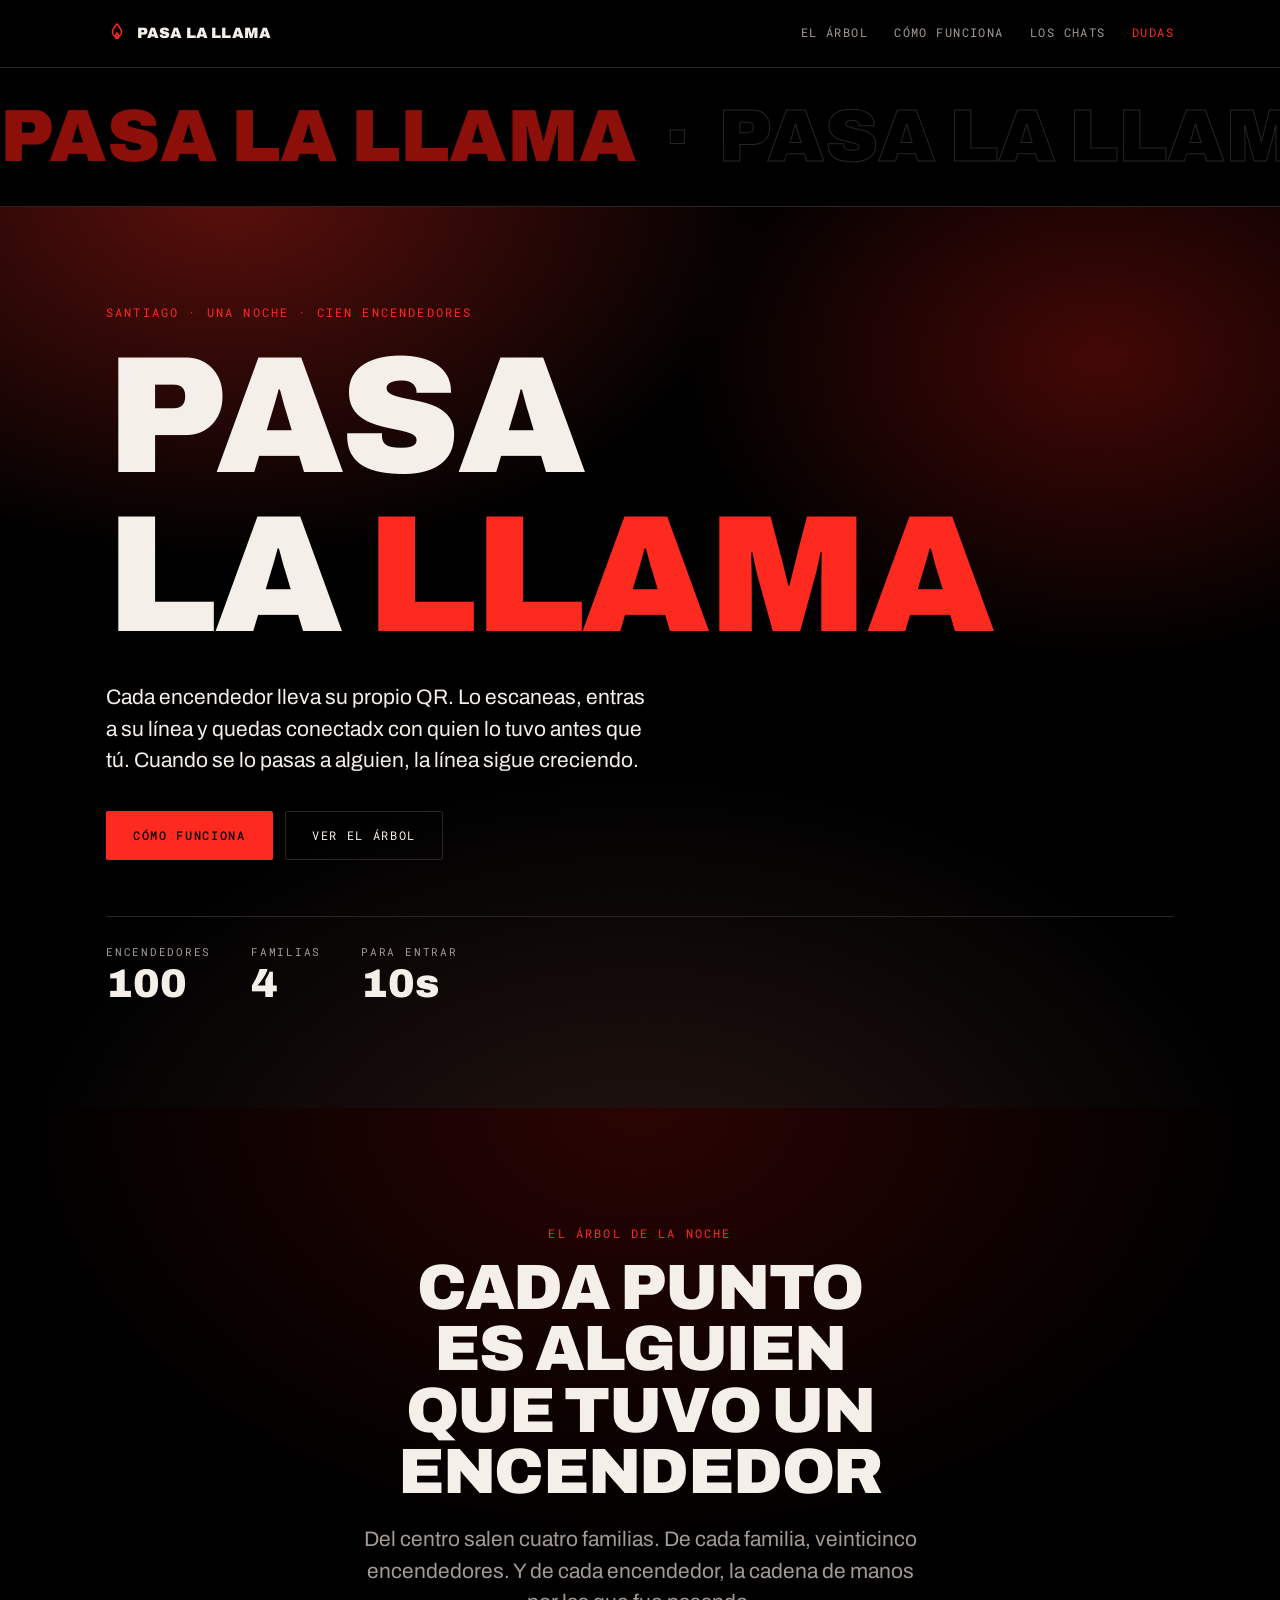
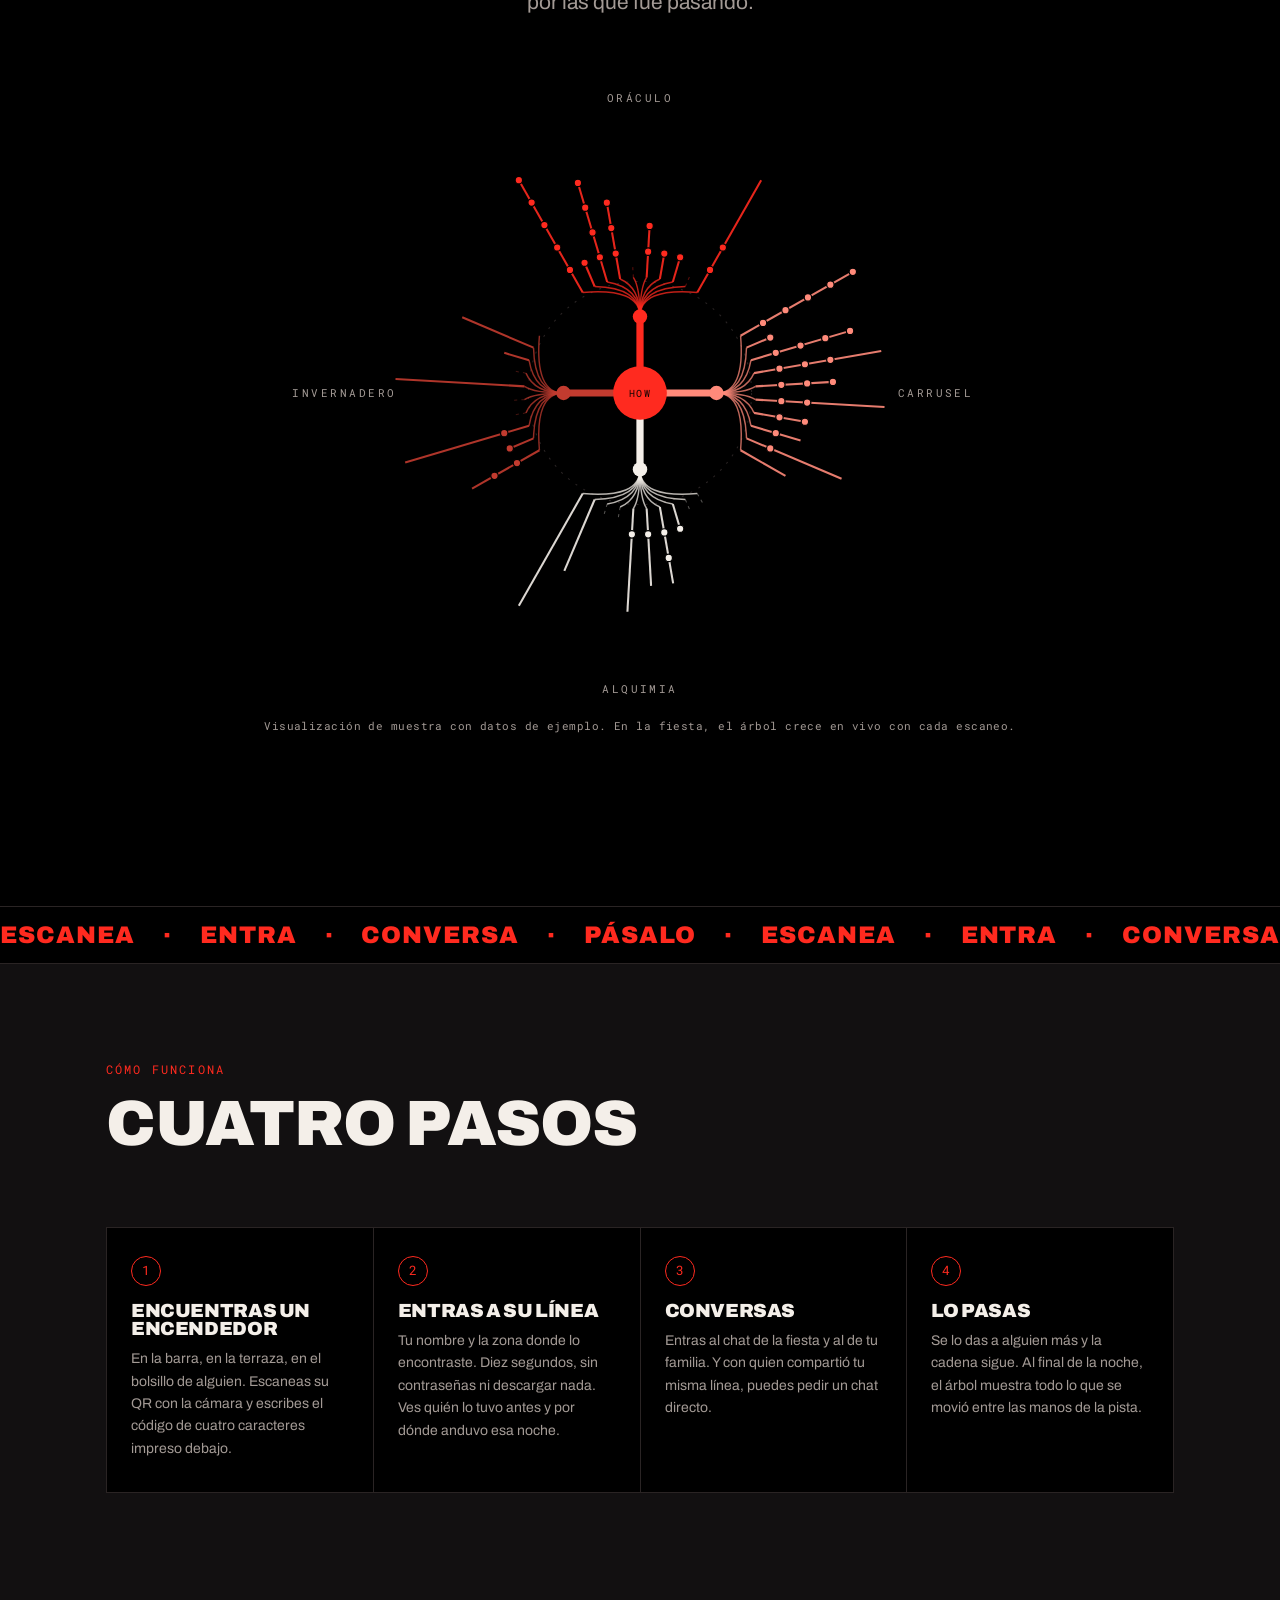
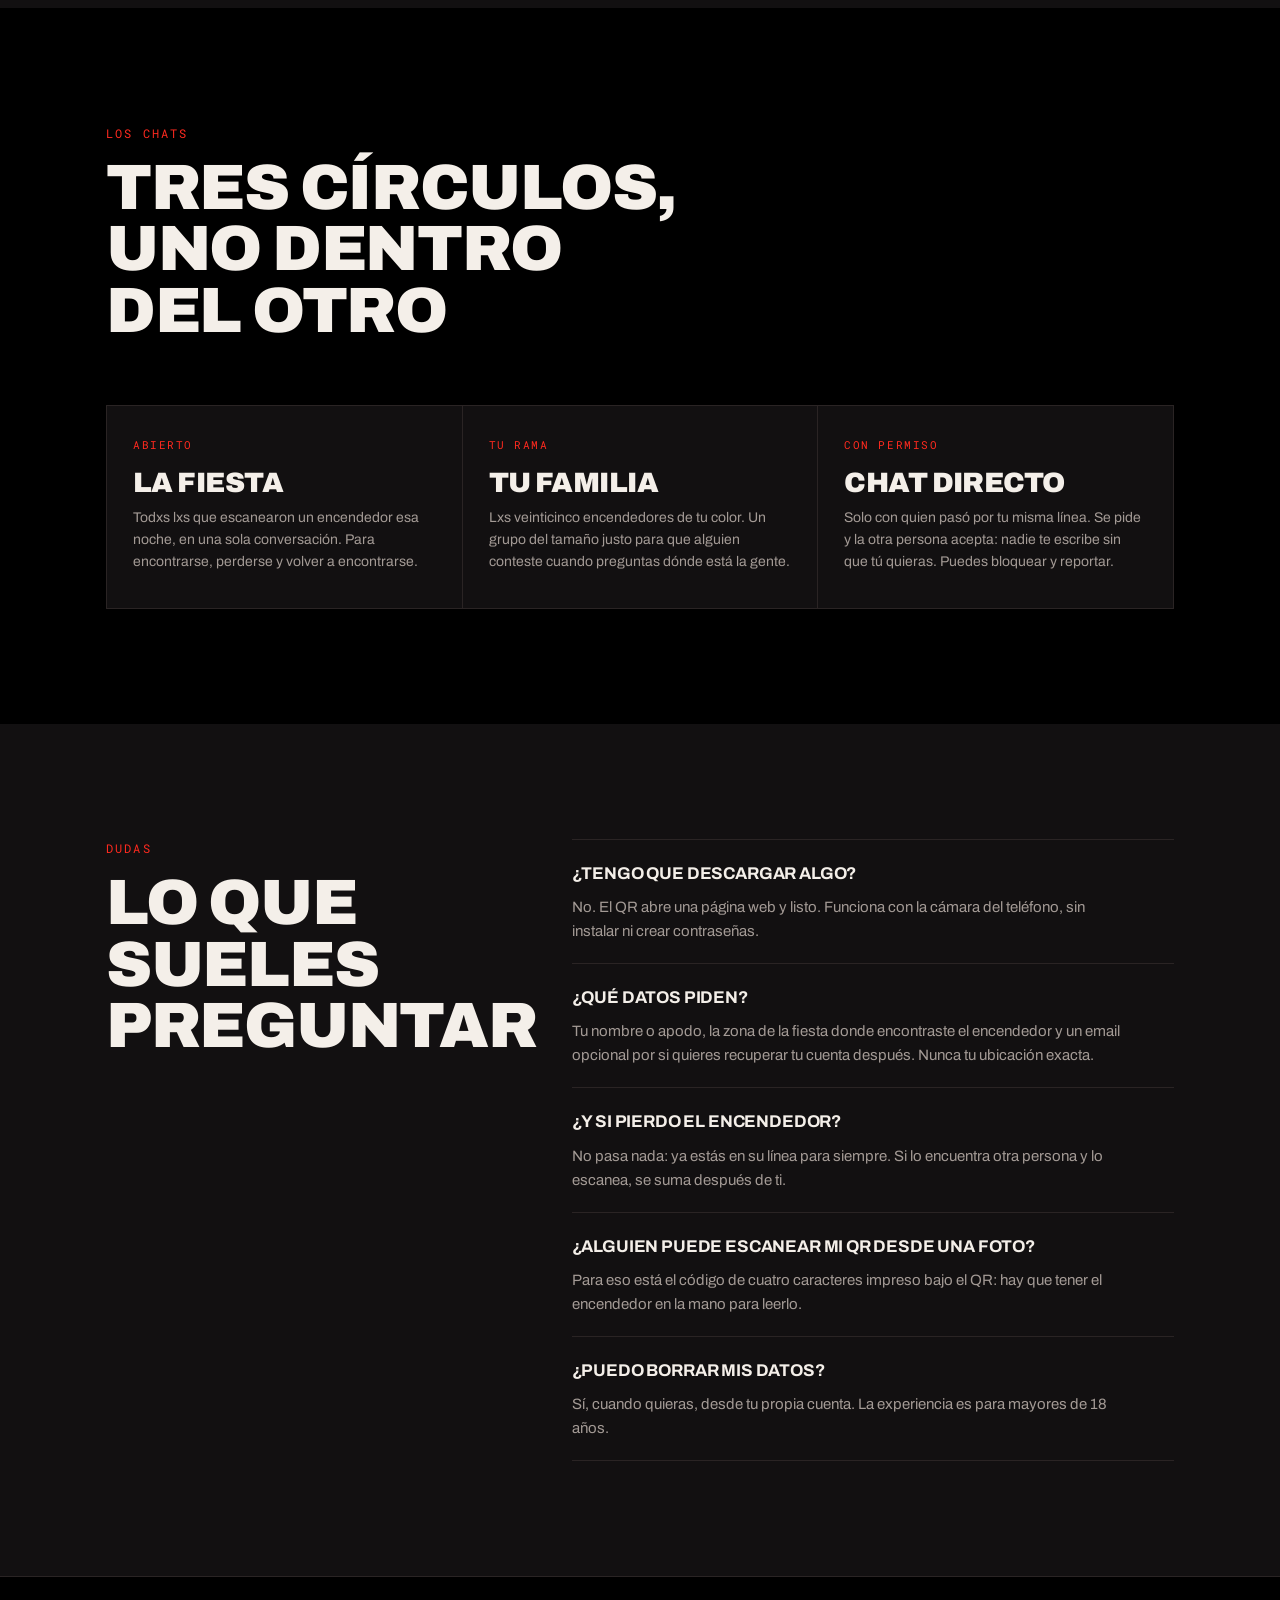
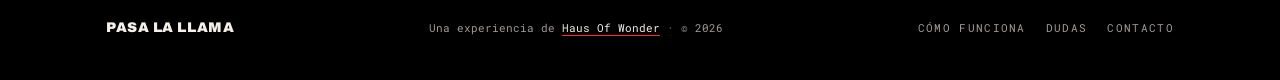
<file: index.html>
<!DOCTYPE html>
<html lang="es">
<head>
<meta charset="utf-8">
<meta name="viewport" content="width=device-width, initial-scale=1, viewport-fit=cover">
<title>Pasa la Llama — 100 encendedores, una noche</title>
<meta name="description" content="Cada encendedor lleva su propio QR. Lo escaneas, entras a su línea y quedas conectadx con quien lo tuvo antes que tú. Una experiencia de Haus Of Wonder.">
<meta name="theme-color" content="#000000">
<meta property="og:type" content="website">
<meta property="og:site_name" content="Pasa la Llama">
<meta property="og:title" content="Pasa la Llama — 100 encendedores, una noche">
<meta property="og:description" content="Escanea el QR de tu encendedor, entra a su línea y habla con quien lo tuvo antes que tú.">
<meta property="og:image" content="/og.png">
<meta property="og:locale" content="es_CL">
<meta name="twitter:card" content="summary_large_image">
<link rel="preconnect" href="https://fonts.googleapis.com">
<link rel="preconnect" href="https://fonts.gstatic.com" crossorigin>
<link rel="stylesheet" href="https://fonts.googleapis.com/css2?family=Archivo:wght@400;500;700;900&family=Roboto+Mono:wght@400;500&display=swap">
<link rel="stylesheet" href="styles.css">
</head>
<body>
<a class="skip" href="#inicio">Saltar al contenido</a>

<header class="header" id="header">
  <div class="container header__inner">
    <a class="logo" href="#inicio" aria-label="Pasa la Llama, inicio">
      <span class="logo__mark" aria-hidden="true">
        <svg viewBox="0 0 24 24" width="22" height="22" fill="none" stroke="currentColor" stroke-width="1.6">
          <path d="M12 2c3 4 5 6 5 9a5 5 0 0 1-10 0c0-3 2-5 5-9Z"></path>
          <path d="M12 12c1.2 1.6 2 2.6 2 3.8a2 2 0 0 1-4 0c0-1.2.8-2.2 2-3.8Z"></path>
        </svg>
      </span>
      <span class="logo__text">Pasa la Llama</span>
    </a>
    <button class="nav-toggle" id="navToggle" aria-expanded="false" aria-controls="nav" aria-label="Abrir menú">
      <span></span><span></span><span></span>
    </button>
    <nav class="nav" id="nav">
      <a href="#arbol">El árbol</a>
      <a href="#como">Cómo funciona</a>
      <a href="#chats">Los chats</a>
      <a href="#dudas" class="nav__cta">Dudas</a>
    </nav>
  </div>
</header>

<main id="inicio">

  <section class="hero">
    <div class="hero__bg" aria-hidden="true"></div>
    <div class="marquee marquee--hero" aria-hidden="true">
      <div class="marquee__track">
        <span>PASA LA LLAMA</span><span>·</span><span>PASA LA LLAMA</span><span>·</span>
        <span>PASA LA LLAMA</span><span>·</span><span>PASA LA LLAMA</span><span>·</span>
        <span>PASA LA LLAMA</span><span>·</span><span>PASA LA LLAMA</span><span>·</span>
      </div>
    </div>
    <div class="container hero__inner">
      <p class="eyebrow">Santiago · una noche · cien encendedores</p>
      <h1 class="hero__title">Pasa<br>la <em>llama</em></h1>
      <p class="lead">Cada encendedor lleva su propio QR. Lo escaneas, entras a su línea y quedas conectadx con quien lo tuvo antes que tú. Cuando se lo pasas a alguien, la línea sigue creciendo.</p>
      <div class="hero__actions">
        <a class="btn btn--primary" href="#como">Cómo funciona</a>
        <a class="btn btn--ghost" href="#arbol">Ver el árbol</a>
      </div>
      <dl class="hero__facts">
        <div><dt>Encendedores</dt><dd>100</dd></div>
        <div><dt>Familias</dt><dd>4</dd></div>
        <div><dt>Para entrar</dt><dd>10s</dd></div>
      </dl>
    </div>
  </section>

  <section class="section flame" id="arbol">
    <div class="container">
      <div class="section__head section__head--center">
        <p class="eyebrow">El árbol de la noche</p>
        <h2 class="section__title">Cada punto es alguien<br>que tuvo un encendedor</h2>
        <p class="lead">Del centro salen cuatro familias. De cada familia, veinticinco encendedores. Y de cada encendedor, la cadena de manos por las que fue pasando.</p>
      </div>

      <div class="flame__viz">
        <div class="tree" id="tree" role="img" aria-label="Árbol de la fiesta: cuatro familias de encendedores y las personas que se los fueron pasando"></div>
        <p class="caption">Visualización de muestra con datos de ejemplo. En la fiesta, el árbol crece en vivo con cada escaneo.</p>
      </div>
    </div>
  </section>

  <section class="section section--alt section--marquee" id="como">
    <div class="marquee marquee--thin" aria-hidden="true">
      <div class="marquee__track marquee__track--reverse">
        <span>ESCANEA</span><span>·</span><span>ENTRA</span><span>·</span><span>CONVERSA</span><span>·</span>
        <span>PÁSALO</span><span>·</span><span>ESCANEA</span><span>·</span><span>ENTRA</span><span>·</span>
        <span>CONVERSA</span><span>·</span><span>PÁSALO</span><span>·</span>
      </div>
    </div>
    <div class="container">
      <div class="section__head">
        <p class="eyebrow">Cómo funciona</p>
        <h2 class="section__title">Cuatro pasos</h2>
      </div>
      <ol class="steps">
        <li class="step reveal">
          <span class="step__n">1</span>
          <h3>Encuentras un encendedor</h3>
          <p>En la barra, en la terraza, en el bolsillo de alguien. Escaneas su QR con la cámara y escribes el código de cuatro caracteres impreso debajo.</p>
        </li>
        <li class="step reveal">
          <span class="step__n">2</span>
          <h3>Entras a su línea</h3>
          <p>Tu nombre y la zona donde lo encontraste. Diez segundos, sin contraseñas ni descargar nada. Ves quién lo tuvo antes y por dónde anduvo esa noche.</p>
        </li>
        <li class="step reveal">
          <span class="step__n">3</span>
          <h3>Conversas</h3>
          <p>Entras al chat de la fiesta y al de tu familia. Y con quien compartió tu misma línea, puedes pedir un chat directo.</p>
        </li>
        <li class="step reveal">
          <span class="step__n">4</span>
          <h3>Lo pasas</h3>
          <p>Se lo das a alguien más y la cadena sigue. Al final de la noche, el árbol muestra todo lo que se movió entre las manos de la pista.</p>
        </li>
      </ol>
    </div>
  </section>

  <section class="section" id="chats">
    <div class="container">
      <div class="section__head">
        <p class="eyebrow">Los chats</p>
        <h2 class="section__title">Tres círculos,<br>uno dentro del otro</h2>
      </div>
      <ul class="cards">
        <li class="card reveal">
          <p class="card__tag">Abierto</p>
          <h3>La fiesta</h3>
          <p>Todxs lxs que escanearon un encendedor esa noche, en una sola conversación. Para encontrarse, perderse y volver a encontrarse.</p>
        </li>
        <li class="card reveal">
          <p class="card__tag">Tu rama</p>
          <h3>Tu familia</h3>
          <p>Lxs veinticinco encendedores de tu color. Un grupo del tamaño justo para que alguien conteste cuando preguntas dónde está la gente.</p>
        </li>
        <li class="card reveal">
          <p class="card__tag">Con permiso</p>
          <h3>Chat directo</h3>
          <p>Solo con quien pasó por tu misma línea. Se pide y la otra persona acepta: nadie te escribe sin que tú quieras. Puedes bloquear y reportar.</p>
        </li>
      </ul>
    </div>
  </section>

  <section class="section section--alt" id="dudas">
    <div class="container split">
      <div class="split__aside">
        <p class="eyebrow">Dudas</p>
        <h2 class="section__title">Lo que sueles preguntar</h2>
      </div>
      <div class="split__body">
        <dl class="faq">
          <div>
            <dt>¿Tengo que descargar algo?</dt>
            <dd>No. El QR abre una página web y listo. Funciona con la cámara del teléfono, sin instalar ni crear contraseñas.</dd>
          </div>
          <div>
            <dt>¿Qué datos piden?</dt>
            <dd>Tu nombre o apodo, la zona de la fiesta donde encontraste el encendedor y un email opcional por si quieres recuperar tu cuenta después. Nunca tu ubicación exacta.</dd>
          </div>
          <div>
            <dt>¿Y si pierdo el encendedor?</dt>
            <dd>No pasa nada: ya estás en su línea para siempre. Si lo encuentra otra persona y lo escanea, se suma después de ti.</dd>
          </div>
          <div>
            <dt>¿Alguien puede escanear mi QR desde una foto?</dt>
            <dd>Para eso está el código de cuatro caracteres impreso bajo el QR: hay que tener el encendedor en la mano para leerlo.</dd>
          </div>
          <div>
            <dt>¿Puedo borrar mis datos?</dt>
            <dd>Sí, cuando quieras, desde tu propia cuenta. La experiencia es para mayores de 18 años.</dd>
          </div>
        </dl>
      </div>
    </div>
  </section>
</main>

<footer class="footer">
  <div class="container footer__inner">
    <p class="footer__brand">PASA LA LLAMA</p>
    <p class="footer__legal">Una experiencia de <a href="https://www.instagram.com/hausof.wonder/" target="_blank" rel="noopener">Haus Of Wonder</a> · © <span id="year">2026</span></p>
    <nav class="footer__nav">
      <a href="#como">Cómo funciona</a>
      <a href="#dudas">Dudas</a>
      <a href="mailto:wonder.hausof@gmail.com">Contacto</a>
    </nav>
  </div>
</footer>

<script src="script.js"></script>
</body>
</html>
</file>
<file: styles.css>
/* ==========================================================================
   Haus Of Wonder — landing
   Pieza de una sola atmósfera: negro de club, rojo de flash, grotesca en caja
   alta. No hay modo claro a propósito; todos los colores van explícitos.
   ========================================================================== */

:root{
  color-scheme: dark;

  --black:#000000;
  --ink:#0a0a0a;
  --smoke:#121011;        /* negro con sesgo cálido, no gris neutro */
  --paper:#f4efe9;        /* blanco hueso, nunca #fff puro */
  --paper-soft:#a39a95;
  --line:#2a2424;
  --red:#ff2a1f;          /* el rojo del flash */
  --red-deep:#8c0f0a;
  --rose:#ff8a7a;

  --radius:2px;
  --maxw:1180px;
  --gutter:clamp(16px, 5vw, 56px);

  --font-display:"Archivo", "Helvetica Neue", Arial, sans-serif;
  --font-body:"Archivo", "Helvetica Neue", Arial, sans-serif;
  --font-mono:"Roboto Mono", ui-monospace, Menlo, monospace;
}

*{box-sizing:border-box}
html{scroll-behavior:smooth}
body{
  margin:0;
  background:var(--black);
  color:var(--paper);
  font-family:var(--font-body);
  font-size:16px;
  line-height:1.6;
  -webkit-font-smoothing:antialiased;
  overflow-x:hidden;
}
img{max-width:100%;display:block}
a{color:inherit}
h1,h2,h3{font-family:var(--font-display);font-weight:900;letter-spacing:-.02em;line-height:.96;margin:0;text-wrap:balance}
p{margin:0}
:focus-visible{outline:2px solid var(--red);outline-offset:3px}

.container{width:100%;max-width:var(--maxw);margin:0 auto;padding-inline:var(--gutter)}
.skip{position:absolute;left:-9999px}
.skip:focus{left:16px;top:16px;z-index:50;background:var(--red);color:var(--paper);padding:10px 14px}

.eyebrow{
  font-family:var(--font-mono);font-size:12px;letter-spacing:.18em;text-transform:uppercase;
  color:var(--red);margin:0 0 14px;
}
.lead{font-size:clamp(17px,2vw,21px);line-height:1.5;color:var(--paper)}
.note{font-family:var(--font-mono);font-size:12px;line-height:1.7;color:var(--paper-soft);max-width:60ch;margin-top:40px}
.caption{font-family:var(--font-mono);font-size:11px;letter-spacing:.04em;color:var(--paper-soft);text-align:center;margin-top:14px}

/* ---------- Header ---------- */
.header{position:sticky;top:0;z-index:30;background:rgba(0,0,0,.82);backdrop-filter:blur(8px);border-bottom:1px solid transparent;transition:border-color .3s}
.header.is-scrolled{border-bottom-color:var(--line)}
.header__inner{display:flex;align-items:center;justify-content:space-between;gap:16px;height:66px}
.logo{display:flex;align-items:center;gap:9px;text-decoration:none}
.logo__mark{color:var(--red);display:flex}
.logo__text{font-family:var(--font-display);font-weight:900;text-transform:uppercase;letter-spacing:.01em;font-size:15px}
.nav{display:flex;align-items:center;gap:26px}
.nav a{
  font-family:var(--font-mono);font-size:12px;letter-spacing:.12em;text-transform:uppercase;
  text-decoration:none;color:var(--paper-soft);transition:color .2s;
}
.nav a:hover{color:var(--paper)}
.nav__cta{color:var(--red) !important}
.nav-toggle{display:none;background:none;border:0;padding:8px;cursor:pointer}
.nav-toggle span{display:block;width:22px;height:2px;background:var(--paper);margin:4px 0;transition:transform .25s, opacity .25s}
.nav-toggle[aria-expanded="true"] span:nth-child(1){transform:translateY(6px) rotate(45deg)}
.nav-toggle[aria-expanded="true"] span:nth-child(2){opacity:0}
.nav-toggle[aria-expanded="true"] span:nth-child(3){transform:translateY(-6px) rotate(-45deg)}

/* ---------- Marquesina ---------- */
.marquee{overflow:hidden;border-block:1px solid var(--line);background:var(--black)}
.marquee__track{
  display:flex;gap:28px;align-items:center;width:max-content;
  font-family:var(--font-display);font-weight:900;text-transform:uppercase;white-space:nowrap;
  animation:slide 34s linear infinite;
}
.marquee__track--reverse{animation-direction:reverse}
.marquee--hero .marquee__track{font-size:clamp(34px,7vw,74px);padding-block:10px;color:transparent;-webkit-text-stroke:1px var(--line)}
.marquee--hero .marquee__track span:nth-child(4n+1){color:var(--red-deep);-webkit-text-stroke:0}
.marquee--thin .marquee__track{font-size:clamp(16px,2.4vw,24px);padding-block:9px;letter-spacing:.04em;color:var(--red)}
@keyframes slide{from{transform:translateX(0)}to{transform:translateX(-50%)}}
@media (prefers-reduced-motion: reduce){.marquee__track{animation:none}}

/* ---------- Hero ---------- */
.hero{position:relative;isolation:isolate;padding-bottom:clamp(56px,9vw,104px)}
/* Fondo generativo provisional: reemplazar por la fotografía real de la casa. */
.hero__bg{
  position:absolute;inset:0;z-index:-1;
  background:
    radial-gradient(60% 50% at 18% 12%, rgba(255,42,31,.34), transparent 70%),
    radial-gradient(45% 40% at 86% 28%, rgba(140,15,10,.46), transparent 72%),
    radial-gradient(70% 60% at 50% 110%, rgba(255,138,122,.14), transparent 70%),
    var(--black);
}
.hero__bg::after{
  content:"";position:absolute;inset:0;opacity:.3;mix-blend-mode:overlay;
  background-image:url("data:image/svg+xml;utf8,<svg xmlns='http://www.w3.org/2000/svg' width='160' height='160'><filter id='n'><feTurbulence type='fractalNoise' baseFrequency='.85' numOctaves='3'/></filter><rect width='160' height='160' filter='url(%23n)' opacity='.5'/></svg>");
}
.hero__inner{padding-block:clamp(48px,8vw,96px) 0}
.hero__title{font-size:clamp(56px,13vw,172px);text-transform:uppercase}
.hero__title em{font-style:normal;color:var(--red)}
.hero .lead{max-width:46ch;margin-top:26px}
.hero__actions{display:flex;flex-wrap:wrap;gap:12px;margin-top:34px}
.hero__facts{display:flex;flex-wrap:wrap;gap:40px;margin:56px 0 0;padding-top:26px;border-top:1px solid var(--line)}
.hero__facts dt{font-family:var(--font-mono);font-size:11px;letter-spacing:.16em;text-transform:uppercase;color:var(--paper-soft)}
.hero__facts dd{font-family:var(--font-display);font-weight:900;font-size:40px;margin:4px 0 0;line-height:1;font-variant-numeric:tabular-nums}

/* ---------- Botones ---------- */
.btn{
  display:inline-block;padding:14px 26px;border-radius:var(--radius);text-decoration:none;
  font-family:var(--font-mono);font-size:12px;letter-spacing:.14em;text-transform:uppercase;
  border:1px solid transparent;transition:background-color .2s, color .2s, border-color .2s;
}
.btn--primary{background:var(--red);color:#120403;font-weight:500}
.btn--primary:hover{background:var(--rose)}
.btn--ghost{border-color:var(--line);color:var(--paper)}
.btn--ghost:hover{border-color:var(--red);color:var(--red)}

/* ---------- Secciones ---------- */
.section{padding-block:clamp(64px,9vw,120px)}
.section--alt{background:var(--smoke)}
.section--marquee{padding-top:0}
.section--marquee .container{padding-top:clamp(56px,8vw,96px)}
.section__head{max-width:64ch;margin-bottom:clamp(36px,5vw,64px)}
.section__head--center{margin-inline:auto;text-align:center}
.section__title{font-size:clamp(30px,5.2vw,64px);text-transform:uppercase}
.section__head .lead{margin-top:22px;color:var(--paper-soft)}

.split{display:grid;grid-template-columns:minmax(0,.8fr) minmax(0,1.2fr);gap:clamp(28px,5vw,72px);align-items:start}
.split__body p + p{margin-top:18px}
.split__body p:not(.lead){color:var(--paper-soft)}

/* ---------- Tarjetas de los tres chats ---------- */
.cards{list-style:none;margin:0;padding:0;display:grid;grid-template-columns:repeat(3,minmax(0,1fr));gap:1px;background:var(--line);border:1px solid var(--line)}
.card{background:var(--smoke);padding:30px 26px 34px;transition:background-color .25s}
.card:hover{background:#171314}
.card__tag{font-family:var(--font-mono);font-size:11px;letter-spacing:.14em;text-transform:uppercase;color:var(--red);margin:0}
.card h3{font-size:clamp(21px,2.4vw,28px);text-transform:uppercase;margin:16px 0 10px}
.card p:not(.card__tag){font-size:14px;color:var(--paper-soft)}

/* ---------- Preguntas ---------- */
.faq{margin:0;border-top:1px solid var(--line)}
.faq > div{padding-block:20px;border-bottom:1px solid var(--line)}
.faq dt{font-family:var(--font-display);font-weight:700;font-size:17px;text-transform:uppercase;letter-spacing:-.01em}
.faq dd{margin:8px 0 0;color:var(--paper-soft);font-size:15px;max-width:62ch}

/* ---------- El árbol ---------- */
.flame{background:
  radial-gradient(70% 45% at 50% 0%, rgba(140,15,10,.3), transparent 70%), var(--black)}
.flame__viz{margin-block:clamp(28px,5vw,56px)}
.tree{display:block;max-width:620px;margin:0 auto}
.tree svg{width:100%;height:auto;display:block;overflow:visible}

.steps{list-style:none;margin:clamp(36px,6vw,72px) 0 0;padding:0;display:grid;grid-template-columns:repeat(4,minmax(0,1fr));gap:1px;background:var(--line);border:1px solid var(--line)}
.step{background:var(--black);padding:28px 24px 32px}
.step__n{
  display:inline-flex;align-items:center;justify-content:center;width:30px;height:30px;
  border:1px solid var(--red);border-radius:50%;color:var(--red);
  font-family:var(--font-mono);font-size:13px;
}
.step h3{font-size:19px;text-transform:uppercase;margin:16px 0 10px}
.step p{font-size:14px;color:var(--paper-soft)}

/* ---------- Footer ---------- */
.footer{border-top:1px solid var(--line);padding-block:40px;background:var(--black)}
.footer__inner{display:flex;flex-wrap:wrap;gap:18px 32px;align-items:baseline;justify-content:space-between}
.footer__brand{font-family:var(--font-display);font-weight:900;letter-spacing:.04em;font-size:14px}
.footer__legal{font-family:var(--font-mono);font-size:11px;color:var(--paper-soft)}
.footer__legal a{color:var(--paper);text-decoration:none;border-bottom:1px solid var(--red)}
.footer__legal a:hover{color:var(--red)}
.footer__nav{display:flex;gap:20px}
.footer__nav a{font-family:var(--font-mono);font-size:11px;letter-spacing:.12em;text-transform:uppercase;text-decoration:none;color:var(--paper-soft)}
.footer__nav a:hover{color:var(--red)}

/* ---------- Revelado ---------- */
.reveal{opacity:0;transform:translateY(14px);transition:opacity .6s ease, transform .6s ease}
.reveal.is-visible{opacity:1;transform:none}
@media (prefers-reduced-motion: reduce){
  html{scroll-behavior:auto}
  .reveal{opacity:1;transform:none;transition:none}
}

/* ---------- Responsive ---------- */
@media (max-width:900px){
  .cards{grid-template-columns:1fr}
  .steps{grid-template-columns:repeat(2,minmax(0,1fr))}
  .split{grid-template-columns:1fr}
}
@media (max-width:760px){
  .nav-toggle{display:block}
  .nav{
    position:absolute;top:66px;left:0;right:0;flex-direction:column;align-items:flex-start;gap:0;
    background:var(--smoke);border-bottom:1px solid var(--line);
    max-height:0;overflow:hidden;transition:max-height .3s ease;
  }
  .nav.is-open{max-height:320px}
  .nav a{width:100%;padding:16px var(--gutter);border-bottom:1px solid var(--line);font-size:13px}
}
@media (max-width:620px){
  .steps{grid-template-columns:1fr}
  .hero__facts{gap:28px}
  .hero__facts dd{font-size:32px}
  .btn{display:block;text-align:center}
  .hero__actions{display:grid}
}
</file>
